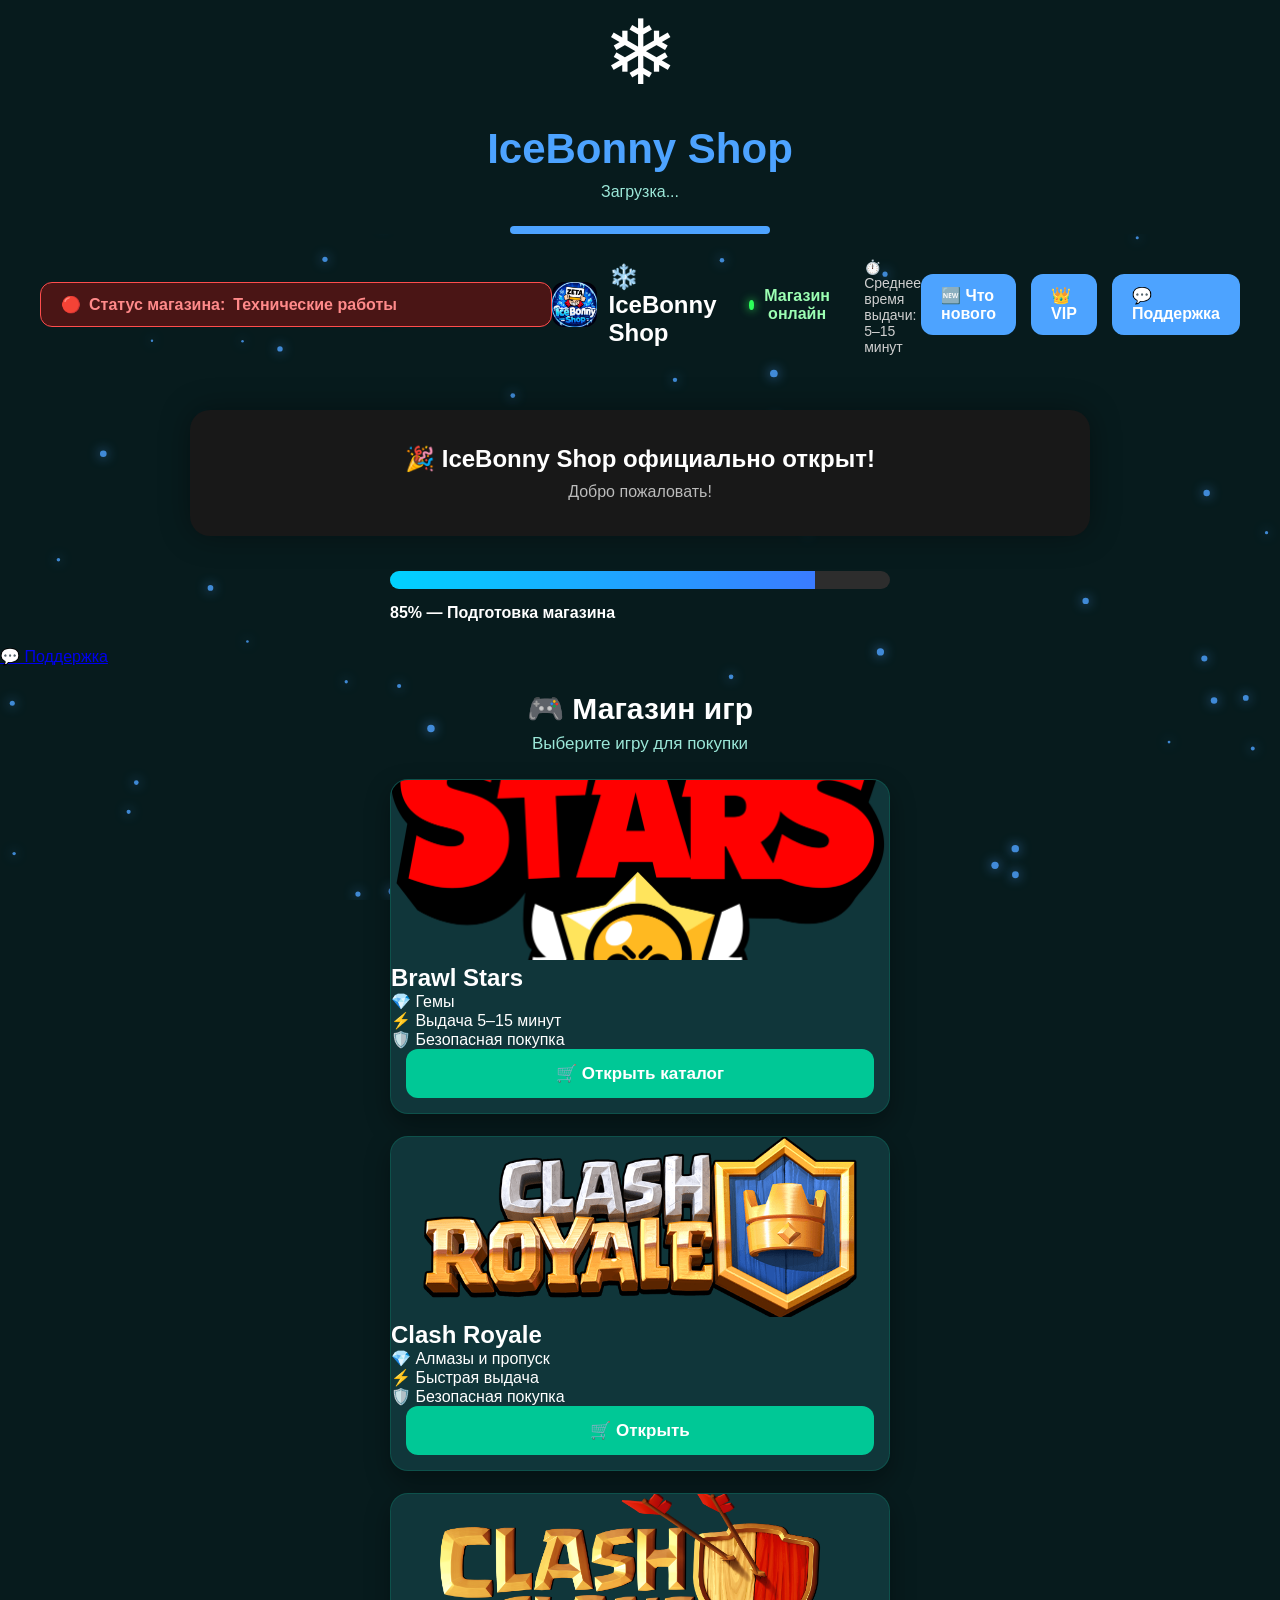
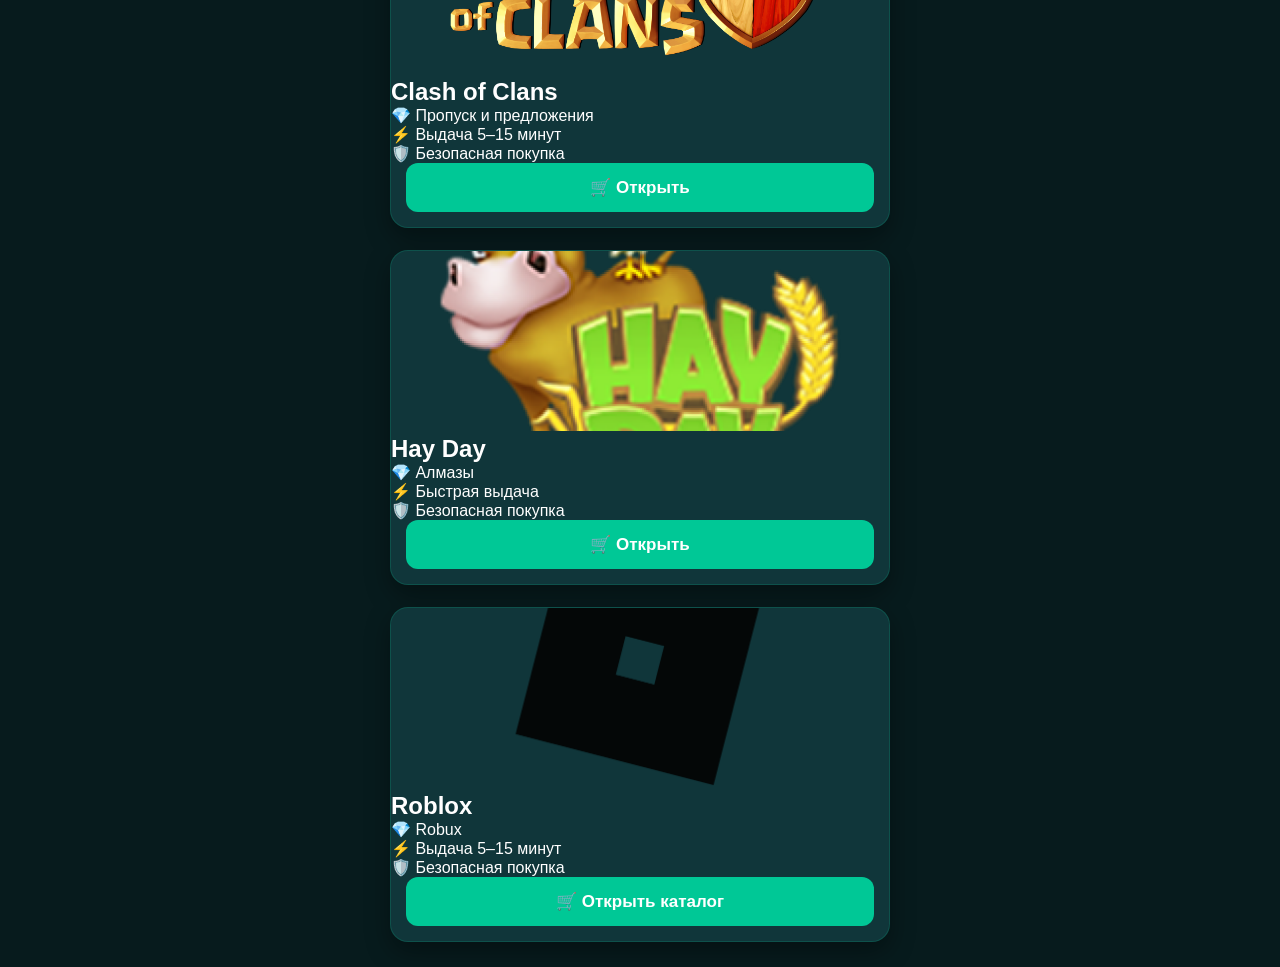
<file: index.html>
<!DOCTYPE html>
<html lang="ru">
<head>
<meta charset="UTF-8">
<meta name="viewport" content="width=device-width, initial-scale=1.0">
<title>IceBonny Shop</title>

<link rel="stylesheet" href="style.css">

</head>

<body>
    <div id="loader">
    <div class="loader-logo">❄</div>
    <h1>IceBonny Shop</h1>
    <p>Загрузка...</p>

    <div class="loader-bar">
        <div class="loader-progress"></div>
    </div>
</div>

<canvas id="particles"></canvas>

<header>
<div class="shop-status offline">
    🔴 <b>Статус магазина:</b> Технические работы
</div>
    
<div class="logo">

    <img src="images/logo.png" alt="Logo">

    <h2>❄️ IceBonny Shop</h2>

    <div class="shop-status">
    <span class="online-dot"></span>
    <span>Магазин онлайн</span>
</div>

<p class="shop-time">⏱️ Среднее время выдачи: 5–15 минут</p>

</div>
<div class="header-buttons">

    <a href="news.html" class="header-btn">
        🆕 Что нового
    </a>

    <a href="vip.html" class="header-btn">
        👑 VIP
    </a>

    <a href="https://t.me/IceBonnyShop" target="_blank" class="header-btn">
        💬 Поддержка
    </a>

</div>


</header>

<!-- ВСТАВИТЬ ЗДЕСЬ -->

<section class="beta-launch">

    <span class="beta-badge">🚀 BETA</span>

    <h2>Официальное открытие IceBonny Shop</h2>

    <p>Мы заканчиваем последние приготовления. До открытия осталось:</p>

    <div id="countdown">

        <div class="time-box">
            <span id="days">00</span>
            <small>Дней</small>
        </div>

        <div class="time-box">
            <span id="hours">00</span>
            <small>Часов</small>
        </div>

        <div class="time-box">
            <span id="minutes">00</span>
            <small>Минут</small>
        </div>

        <div class="time-box">
            <span id="seconds">00</span>
            <small>Секунд</small>
        </div>

    </div>

</section>

<div class="container">

    <div class="progress">

        <div class="progress-fill" id="progressFill"></div>

    </div>

    <p class="progress-text">
        <span id="percent">85</span>% — Подготовка магазина
    </p>

</section>

</div>

<a href="https://t.me/IceBonny_Support" target="_blank" class="support-btn">
    💬 Поддержка
</a>

</header>

<div class="container">

<div class="welcome">

<h1>🎮 Магазин игр</h1>

<p>Выберите игру для покупки</p>

</div>

<!-- Brawl Stars -->

<div class="card">

<img src="images/brawl.jpg" alt="Brawl Stars">

<div class="info">

<h2>Brawl Stars</h2>

<p>💎 Гемы</p>

<p>⚡ Выдача 5–15 минут</p>

<p>🛡️ Безопасная покупка</p>

<button onclick="location.href='brawlstars.html'">
🛒 Открыть каталог
</button>

</div>

</div>

<!-- Clash Royale -->

<div class="card">

<img src="images/clashroyale.jpg" alt="Clash Royale">

<div class="info">

<h2>Clash Royale</h2>

<p>💎 Алмазы и пропуск</p>

<p>⚡ Быстрая выдача</p>

<p>🛡️ Безопасная покупка</p>

<button>
🛒 Открыть
</button>

</div>

</div>

<!-- Clash of Clans -->

<div class="card">

<img src="images/clashofclans.jpg" alt="Clash of Clans">

<div class="info">

<h2>Clash of Clans</h2>

<p>💎 Пропуск и предложения</p>

<p>⚡ Выдача 5–15 минут</p>

<p>🛡️ Безопасная покупка</p>

<button>
🛒 Открыть
</button>

</div>

</div>
<!-- Hay Day -->

<div class="card">

<img src="images/hayday.jpg" alt="Hay Day">

<div class="info">

<h2>Hay Day</h2>

<p>💎 Алмазы</p>

<p>⚡ Быстрая выдача</p>

<p>🛡️ Безопасная покупка</p>

<button>
🛒 Открыть
</button>

</div>

</div>

<!-- Roblox -->

<div class="card">

<img src="images/roblox.jpg" alt="Roblox">

<div class="info">

<h2>Roblox</h2>

<p>💎 Robux</p>

<p>⚡ Выдача 5–15 минут</p>

<p>🛡️ Безопасная покупка</p>

<button onclick="location.href='roblox.html'">
🛒 Открыть каталог
</button>

</div>

</div>

</div>

<script src="script.js"></script>

</body>
</html>
</file>
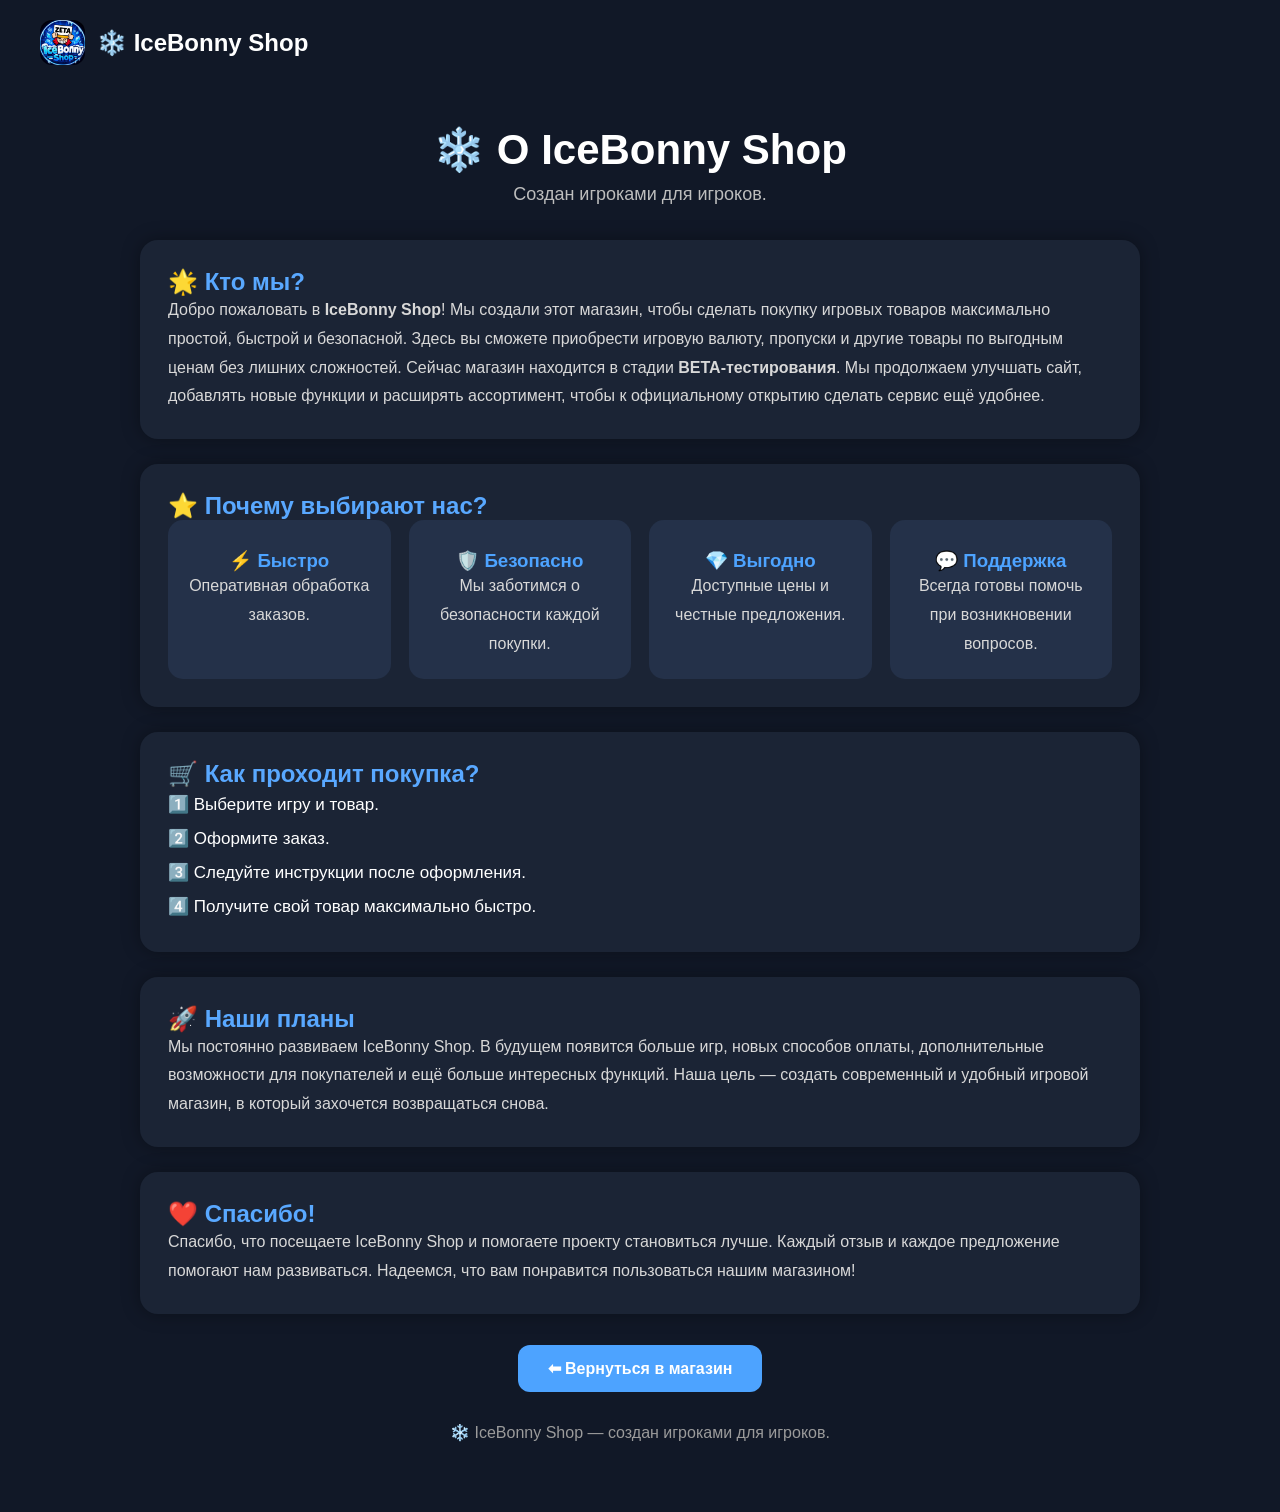
<file: about.html>
<!DOCTYPE html>
<html lang="ru">
<head>

<meta charset="UTF-8">
<meta name="viewport" content="width=device-width, initial-scale=1.0">

<title>О нас • IceBonny Shop</title>

<link rel="stylesheet" href="style.css">

<style>

body{
    margin:0;
    font-family:Arial,Helvetica,sans-serif;
    background:#111827;
    color:white;
}

.about-container{
    width:90%;
    max-width:1000px;
    margin:40px auto;
}

.about-title{
    text-align:center;
    margin-bottom:35px;
}

.about-title h1{
    font-size:42px;
    margin-bottom:10px;
}

.about-title p{
    color:#bdbdbd;
    font-size:18px;
}

.about-card{

    background:#1b2435;

    border-radius:18px;

    padding:28px;

    margin-bottom:25px;

    box-shadow:0 0 18px rgba(0,0,0,.35);

}

.about-card h2{

    margin-top:0;

    color:#59a8ff;

}

.about-card p{

    line-height:1.8;

    color:#d8d8d8;

}

.features{

    display:grid;

    grid-template-columns:repeat(auto-fit,minmax(220px,1fr));

    gap:18px;

}

.feature{

    background:#243149;

    border-radius:15px;

    padding:20px;

    text-align:center;

}

.feature h3{

    margin-top:10px;

    color:#4da3ff;

}

.steps{

    line-height:2;

    font-size:17px;

}

.back{

    text-align:center;

    margin:45px 0;

}

.back a{

    background:#4da3ff;

    color:white;

    text-decoration:none;

    padding:15px 30px;

    border-radius:12px;

    font-weight:bold;

    transition:.3s;

}

.back a:hover{

    background:#2d8cff;

}

.footer{

    text-align:center;

    color:#9b9b9b;

    margin-top:35px;

    padding-bottom:30px;

}

</style>

</head>

<body>

<header>

<div class="logo">

<img src="images/logo.png" alt="Logo">

<h2>❄️ IceBonny Shop</h2>

</div>

</header>

<div class="about-container">

<div class="about-title">

<h1>❄️ О IceBonny Shop</h1>

<p>Создан игроками для игроков.</p>

</div>

<div class="about-card">

<h2>🌟 Кто мы?</h2>

<p>

Добро пожаловать в <b>IceBonny Shop</b>!

Мы создали этот магазин, чтобы сделать покупку игровых товаров максимально простой, быстрой и безопасной.

Здесь вы сможете приобрести игровую валюту, пропуски и другие товары по выгодным ценам без лишних сложностей.

Сейчас магазин находится в стадии <b>BETA-тестирования</b>. Мы продолжаем улучшать сайт, добавлять новые функции и расширять ассортимент, чтобы к официальному открытию сделать сервис ещё удобнее.

</p>

</div>

<div class="about-card">

<h2>⭐ Почему выбирают нас?</h2>

<div class="features">

<div class="feature">

<h3>⚡ Быстро</h3>

<p>Оперативная обработка заказов.</p>

</div>

<div class="feature">

<h3>🛡️ Безопасно</h3>

<p>Мы заботимся о безопасности каждой покупки.</p>

</div>

<div class="feature">

<h3>💎 Выгодно</h3>

<p>Доступные цены и честные предложения.</p>

</div>

<div class="feature">

<h3>💬 Поддержка</h3>

<p>Всегда готовы помочь при возникновении вопросов.</p>

</div>

</div>

</div>

<div class="about-card">

<h2>🛒 Как проходит покупка?</h2>

<div class="steps">

1️⃣ Выберите игру и товар.<br>

2️⃣ Оформите заказ.<br>

3️⃣ Следуйте инструкции после оформления.<br>

4️⃣ Получите свой товар максимально быстро.

</div>

</div>

<div class="about-card">

<h2>🚀 Наши планы</h2>

<p>

Мы постоянно развиваем IceBonny Shop.

В будущем появится больше игр, новых способов оплаты, дополнительные возможности для покупателей и ещё больше интересных функций.

Наша цель — создать современный и удобный игровой магазин, в который захочется возвращаться снова.

</p>

</div>

<div class="about-card">

<h2>❤️ Спасибо!</h2>

<p>

Спасибо, что посещаете IceBonny Shop и помогаете проекту становиться лучше.

Каждый отзыв и каждое предложение помогают нам развиваться.

Надеемся, что вам понравится пользоваться нашим магазином!

</p>

</div>

<div class="back">

<a href="index.html">⬅ Вернуться в магазин</a>

</div>

<div class="footer">

❄️ IceBonny Shop — создан игроками для игроков.

</div>

</div>

</body>
</html>
</file>
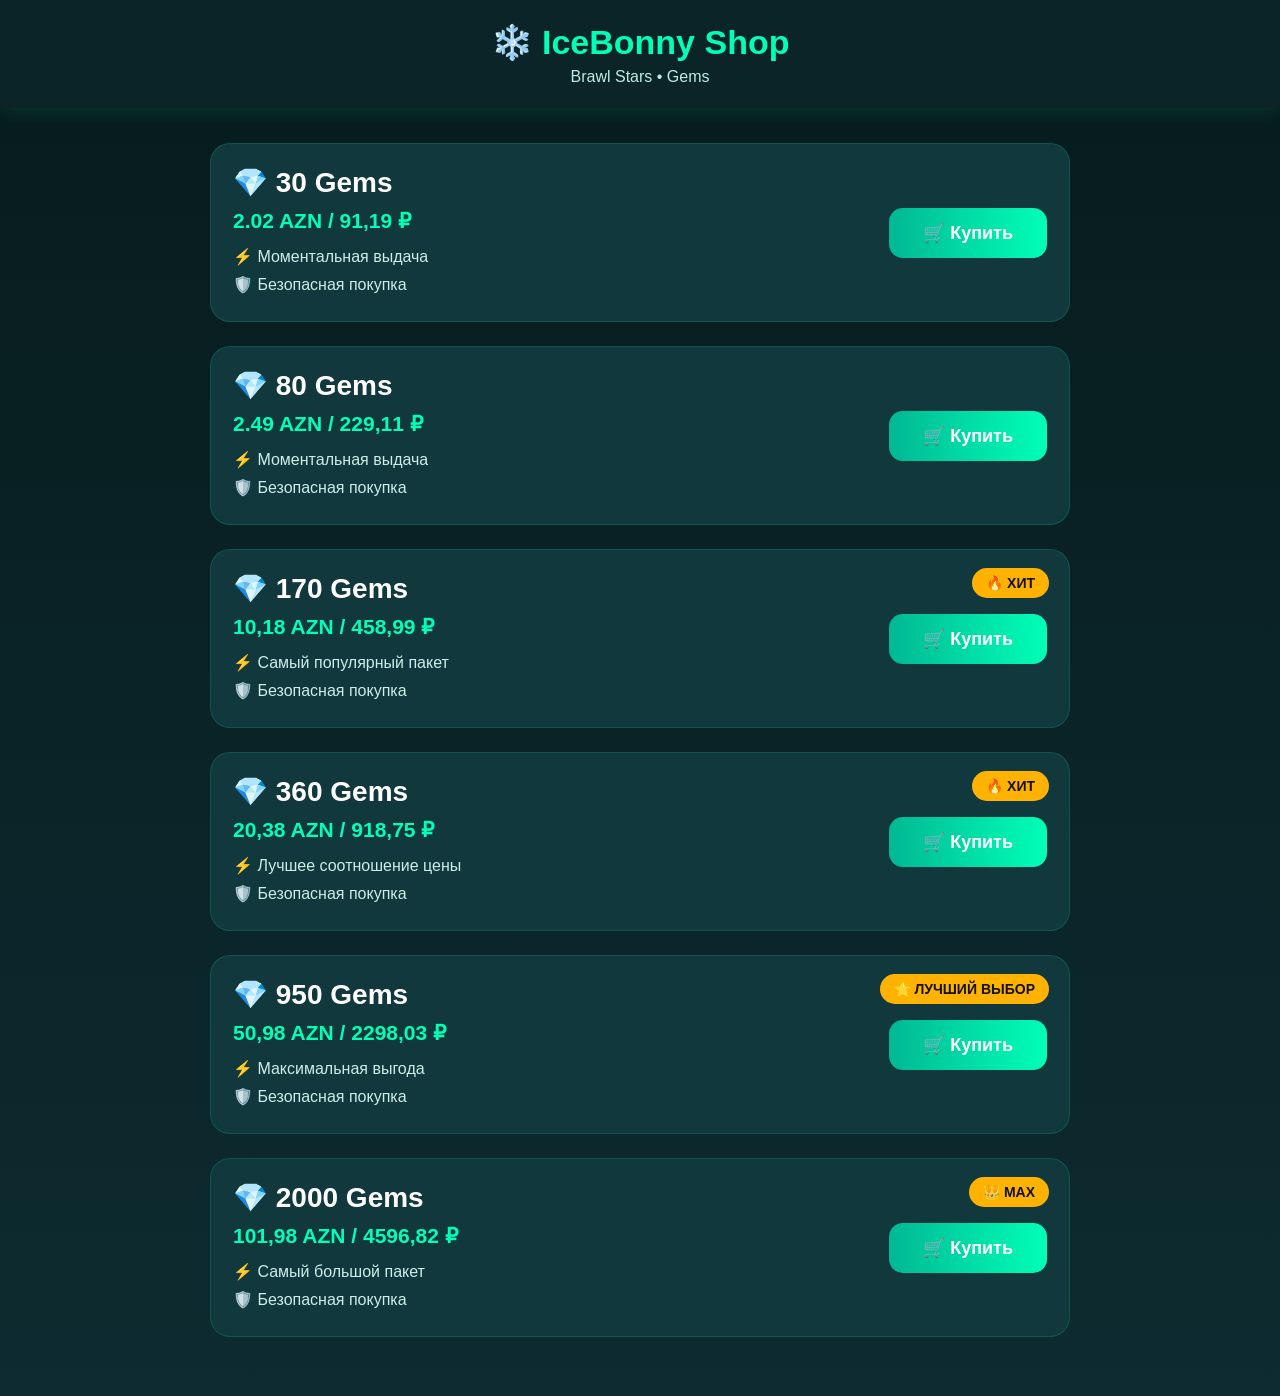
<file: brawlstars.html>
<!DOCTYPE html>
<html lang="ru">
<head>
<meta charset="UTF-8">
<meta name="viewport" content="width=device-width, initial-scale=1.0">

<title>IceBonny Shop | Brawl Stars</title>

<style>

*{
margin:0;
padding:0;
box-sizing:border-box;
font-family:Arial,sans-serif;
}

body{
background:linear-gradient(180deg,#071b1d,#0d2b30);
color:white;
}

header{
position:sticky;
top:0;
padding:22px;
background:#0a2427;
box-shadow:0 0 20px rgba(0,255,170,.15);
text-align:center;
z-index:100;
}

header h1{
color:#00ffb7;
font-size:34px;
}

header p{
margin-top:6px;
color:#bcece1;
}

.container{
max-width:900px;
margin:auto;
padding:35px 20px;
}

.item{
position:relative;
display:flex;
justify-content:space-between;
align-items:center;
background:#11383d;
border:1px solid rgba(0,255,170,.15);
border-radius:20px;
padding:22px;
margin-bottom:24px;
transition:.35s;
overflow:hidden;
}

.item:hover{
transform:translateY(-8px) scale(1.02);
box-shadow:
0 0 25px rgba(0,255,170,.25),
0 15px 35px rgba(0,0,0,.35);
}

.info h2{
font-size:28px;
margin-bottom:10px;
}

.price{
font-size:21px;
font-weight:bold;
color:#00ffb7;
margin-bottom:10px;
}

.desc{
color:#cceee7;
line-height:28px;
}

.buy{
padding:14px 34px;
border:none;
border-radius:14px;
background:linear-gradient(90deg,#00b894,#00ffb7);
color:white;
font-size:18px;
font-weight:bold;
cursor:pointer;
transition:.3s;
}

.buy:hover{
transform:scale(1.06);
box-shadow:0 0 25px rgba(0,255,170,.5);
}

.hit{
position:absolute;
right:20px;
top:18px;
background:#ffb300;
color:#111;
padding:7px 14px;
border-radius:30px;
font-weight:bold;
font-size:14px;
}

</style>

</head>

<body>

<header>

<h1>❄️ IceBonny Shop</h1>

<p>Brawl Stars • Gems</p>

</header>

<div class="container">
    <div class="item">
<div class="info">
<h2>💎 30 Gems</h2>
<div class="price">2.02 AZN / 91,19 ₽</div>
<div class="desc">
⚡ Моментальная выдача<br>
🛡️ Безопасная покупка
</div>
</div>
<button class="buy">🛒 Купить</button>
</div>

<div class="item">
<div class="info">
<h2>💎 80 Gems</h2>
<div class="price">2.49 AZN / 229,11 ₽</div>
<div class="desc">
⚡ Моментальная выдача<br>
🛡️ Безопасная покупка
</div>
</div>
<button class="buy">🛒 Купить</button>
</div>

<div class="item">
<span class="hit">🔥 ХИТ</span>
<div class="info">
<h2>💎 170 Gems</h2>
<div class="price">10,18 AZN / 458,99 ₽</div>
<div class="desc">
⚡ Самый популярный пакет<br>
🛡️ Безопасная покупка
</div>
</div>
<button class="buy">🛒 Купить</button>
</div>

<div class="item">
<span class="hit">🔥 ХИТ</span>
<div class="info">
<h2>💎 360 Gems</h2>
<div class="price">20,38 AZN / 918,75 ₽</div>
<div class="desc">
⚡ Лучшее соотношение цены<br>
🛡️ Безопасная покупка
</div>
</div>
<button class="buy">🛒 Купить</button>
</div>

<div class="item">
<span class="hit">⭐ ЛУЧШИЙ ВЫБОР</span>
<div class="info">
<h2>💎 950 Gems</h2>
<div class="price">50,98 AZN / 2298,03 ₽</div>
<div class="desc">
⚡ Максимальная выгода<br>
🛡️ Безопасная покупка
</div>
</div>
<button class="buy">🛒 Купить</button>
</div>

<div class="item">
<span class="hit">👑 MAX</span>
<div class="info">
<h2>💎 2000 Gems</h2>
<div class="price">101,98 AZN / 4596,82 ₽</div>
<div class="desc">
⚡ Самый большой пакет<br>
🛡️ Безопасная покупка
</div>
</div>
<button class="buy">🛒 Купить</button>
</div>

</div>

</body>
</html>
</file>
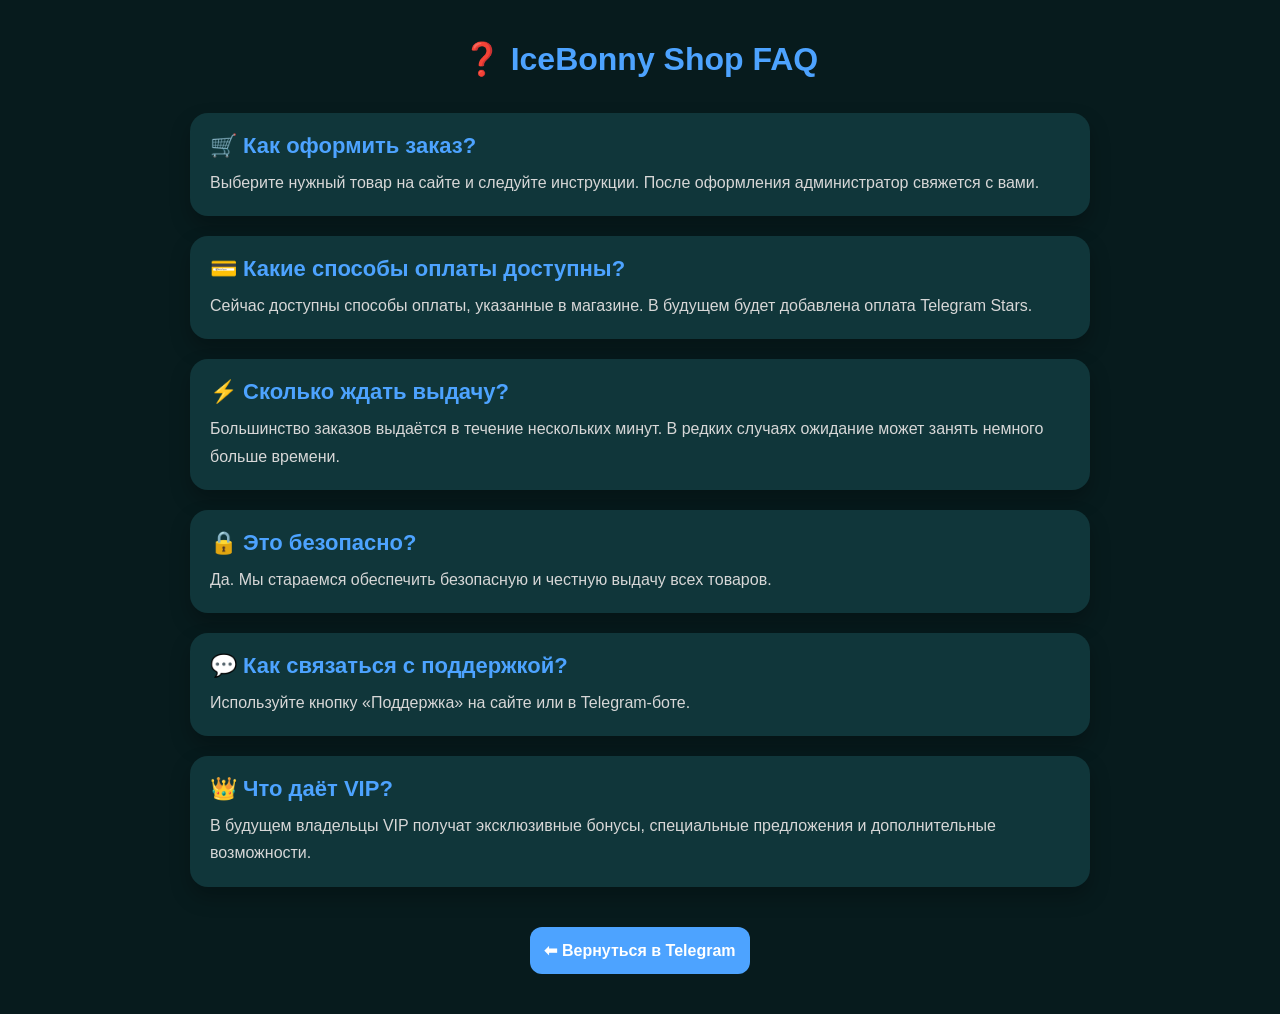
<file: faq.html>
<!DOCTYPE html>
<html lang="ru">
<head>

<meta charset="UTF-8">
<meta name="viewport" content="width=device-width, initial-scale=1.0">

<title>FAQ | IceBonny Shop</title>

<style>

*{
    margin:0;
    padding:0;
    box-sizing:border-box;
    font-family:Arial,sans-serif;
}

body{
    background:#071b1d;
    color:white;
}

.container{
    width:90%;
    max-width:900px;
    margin:40px auto;
}

h1{
    text-align:center;
    margin-bottom:35px;
    color:#4da3ff;
}

.faq-item{

    background:#10363a;

    border-radius:18px;

    padding:20px;

    margin-bottom:20px;

    box-shadow:0 10px 20px rgba(0,0,0,.25);

}

.question{

    color:#4da3ff;

    font-size:22px;

    font-weight:bold;

    margin-bottom:10px;

}

.answer{

    color:#d7d7d7;

    line-height:1.7;

}

.back{

    display:block;

    width:220px;

    margin:40px auto;

    text-align:center;

    text-decoration:none;

    background:#4da3ff;

    color:white;

    padding:14px;

    border-radius:12px;

    font-weight:bold;

    transition:.3s;

}

.back:hover{

    background:#2c8cff;

}

</style>

</head>

<body>

<div class="container">

<h1>❓ IceBonny Shop FAQ</h1>

<div class="faq-item">
<div class="question">🛒 Как оформить заказ?</div>
<div class="answer">
Выберите нужный товар на сайте и следуйте инструкции. После оформления администратор свяжется с вами.
</div>
</div>

<div class="faq-item">
<div class="question">💳 Какие способы оплаты доступны?</div>
<div class="answer">
Сейчас доступны способы оплаты, указанные в магазине. В будущем будет добавлена оплата Telegram Stars.
</div>
</div>

<div class="faq-item">
<div class="question">⚡ Сколько ждать выдачу?</div>
<div class="answer">
Большинство заказов выдаётся в течение нескольких минут. В редких случаях ожидание может занять немного больше времени.
</div>
</div>

<div class="faq-item">
<div class="question">🔒 Это безопасно?</div>
<div class="answer">
Да. Мы стараемся обеспечить безопасную и честную выдачу всех товаров.
</div>
</div>

<div class="faq-item">
<div class="question">💬 Как связаться с поддержкой?</div>
<div class="answer">
Используйте кнопку «Поддержка» на сайте или в Telegram-боте.
</div>
</div>

<div class="faq-item">
<div class="question">👑 Что даёт VIP?</div>
<div class="answer">
В будущем владельцы VIP получат эксклюзивные бонусы, специальные предложения и дополнительные возможности.
</div>
</div>

<a href="https://t.me/IceBonnyShop_bot" class="back">
⬅ Вернуться в Telegram
</a>

</div>

</body>
</html>
</file>
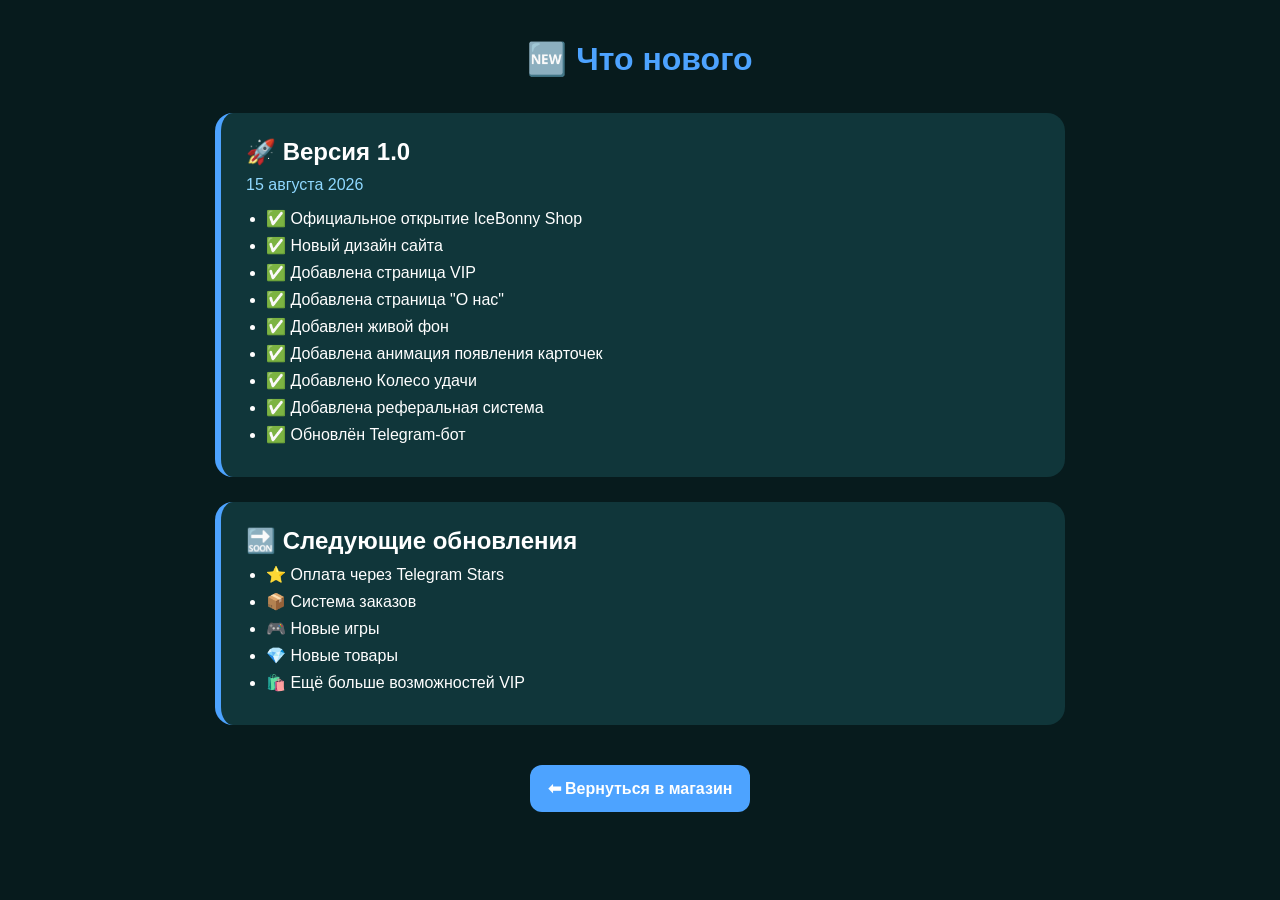
<file: news.html>
<!DOCTYPE html>
<html lang="ru">
<head>

<meta charset="UTF-8">
<meta name="viewport" content="width=device-width, initial-scale=1.0">

<title>Что нового | IceBonny Shop</title>

<style>

*{
    margin:0;
    padding:0;
    box-sizing:border-box;
    font-family:Arial,sans-serif;
}

body{

    background:#071b1d;
    color:white;
    padding:40px;

}

.container{

    max-width:850px;
    margin:auto;

}

h1{

    text-align:center;
    margin-bottom:35px;
    color:#4da3ff;

}

.update{

    background:#10363a;
    border-radius:18px;
    padding:25px;
    margin-bottom:25px;
    border-left:6px solid #4da3ff;

}

.version{

    font-size:24px;
    font-weight:bold;
    margin-bottom:10px;

}

.date{

    color:#8fd8ff;
    margin-bottom:15px;

}

ul{

    margin-left:20px;

}

li{

    margin-bottom:8px;

}

.back{

    display:block;
    width:220px;
    margin:40px auto 0;
    text-align:center;

    text-decoration:none;

    background:#4da3ff;

    color:white;

    padding:14px;

    border-radius:12px;

    font-weight:bold;

    transition:.3s;

}

.back:hover{

    background:#2b8dff;

}

</style>

</head>

<body>

<div class="container">

<h1>🆕 Что нового</h1>

<div class="update">

<div class="version">
🚀 Версия 1.0
</div>

<div class="date">
15 августа 2026
</div>

<ul>

<li>✅ Официальное открытие IceBonny Shop</li>

<li>✅ Новый дизайн сайта</li>

<li>✅ Добавлена страница VIP</li>

<li>✅ Добавлена страница "О нас"</li>

<li>✅ Добавлен живой фон</li>

<li>✅ Добавлена анимация появления карточек</li>

<li>✅ Добавлено Колесо удачи</li>

<li>✅ Добавлена реферальная система</li>

<li>✅ Обновлён Telegram-бот</li>

</ul>

</div>

<div class="update">

<div class="version">
🔜 Следующие обновления
</div>

<ul>

<li>⭐ Оплата через Telegram Stars</li>

<li>📦 Система заказов</li>

<li>🎮 Новые игры</li>

<li>💎 Новые товары</li>

<li>🛍️ Ещё больше возможностей VIP</li>

</ul>

</div>

<a href="index.html" class="back">
⬅ Вернуться в магазин
</a>

</div>

</body>
</html>
</file>
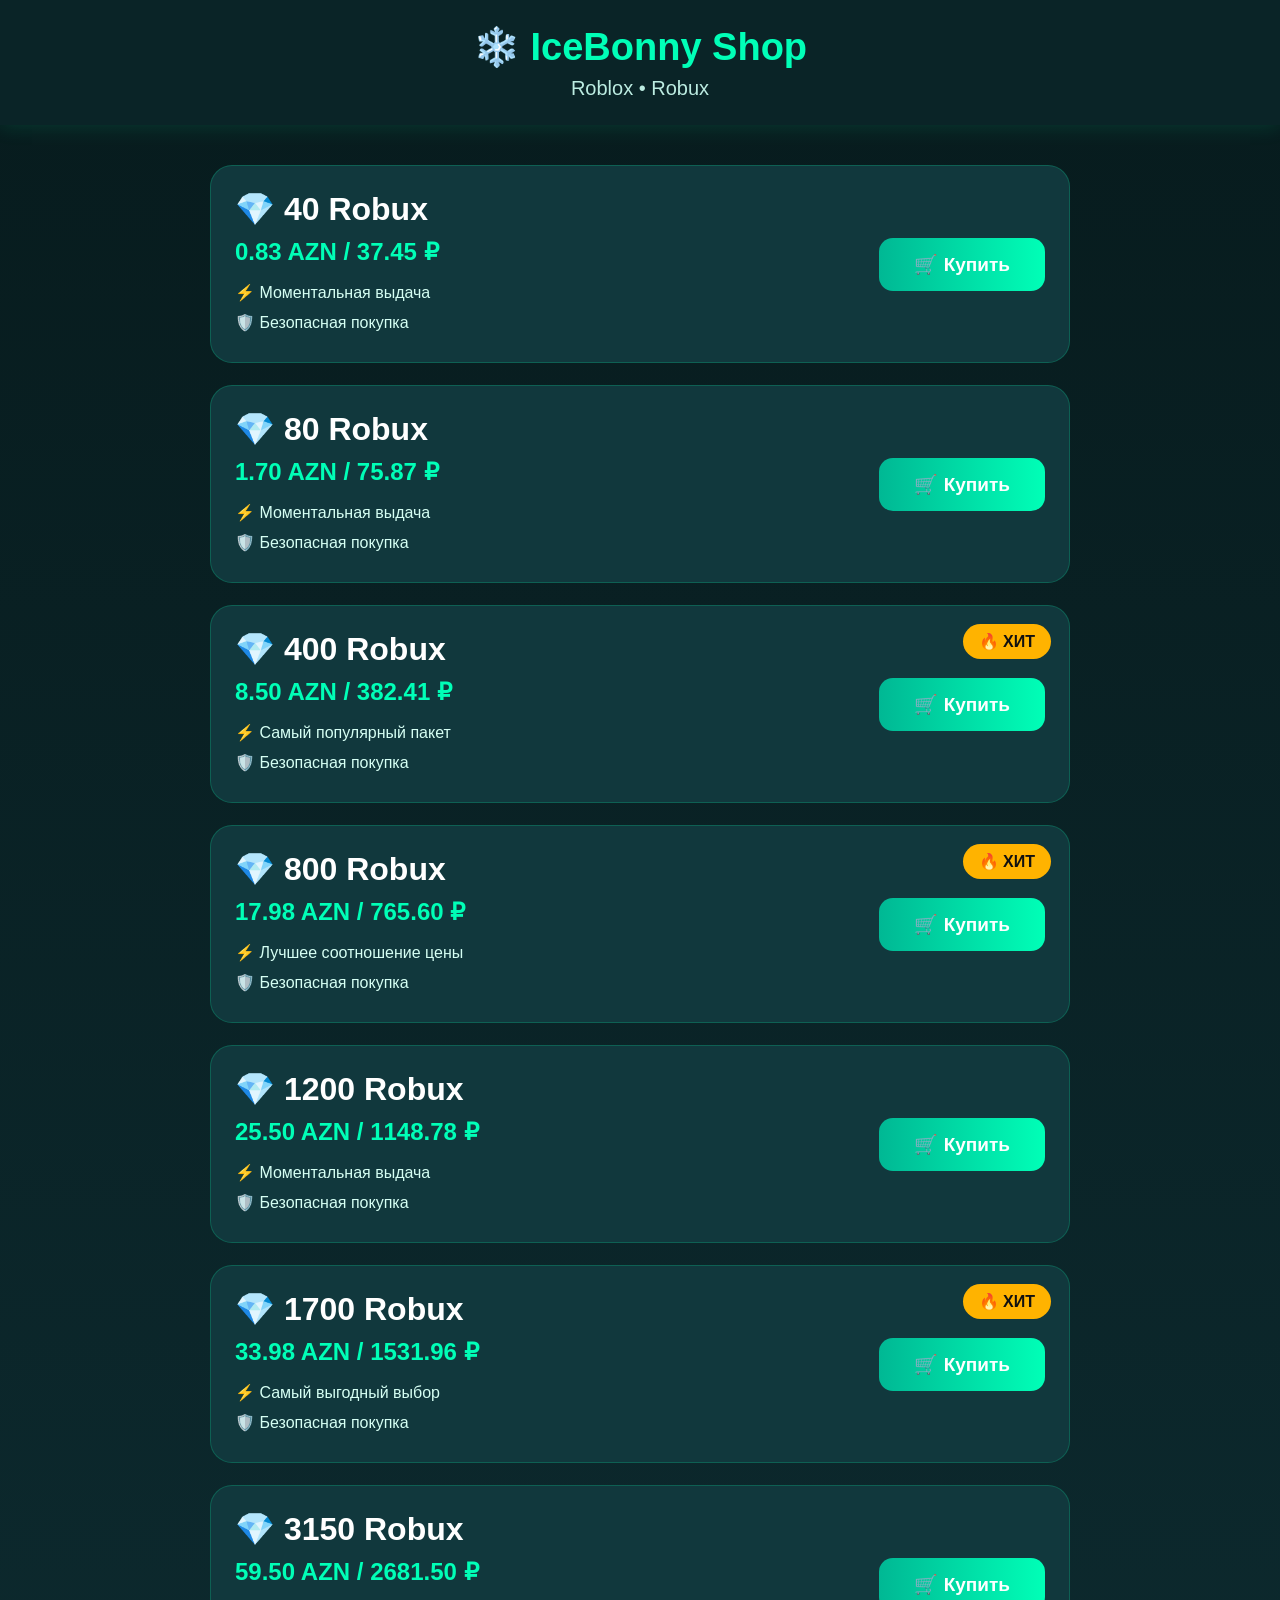
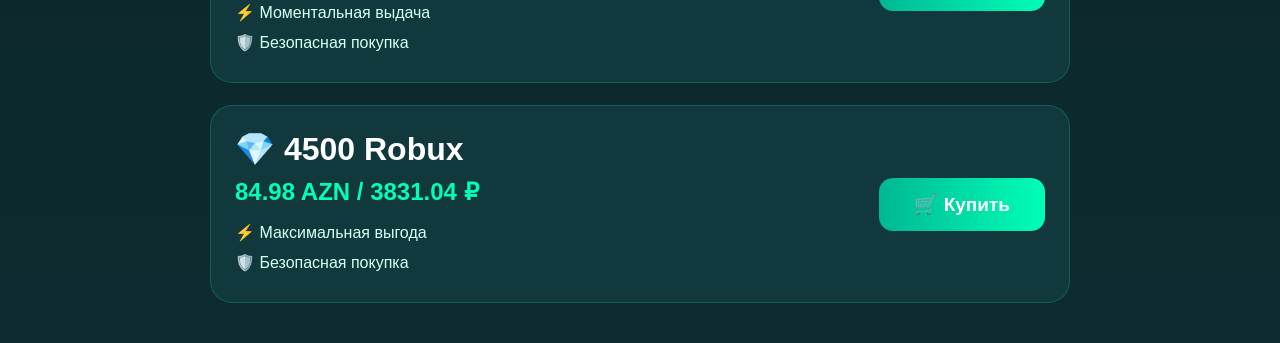
<file: roblox.html>
<!DOCTYPE html>
<html lang="ru">
<head>
<meta charset="UTF-8">
<meta name="viewport" content="width=device-width, initial-scale=1.0">
<title>IceBonny Shop | Roblox</title>

<style>
*{
    margin:0;
    padding:0;
    box-sizing:border-box;
    font-family:Arial,sans-serif;
}

body{
    background:linear-gradient(180deg,#071b1d,#0d2b30);
    color:#fff;
}

header{
    background:#0a2427;
    padding:25px;
    text-align:center;
    box-shadow:0 0 20px rgba(0,255,170,.15);
}

header h1{
    color:#00ffb7;
    font-size:38px;
}

header p{
    margin-top:8px;
    color:#bcece1;
    font-size:20px;
}

.container{
    max-width:900px;
    margin:40px auto;
    padding:0 20px;
}

.item{
    position:relative;
    display:flex;
    justify-content:space-between;
    align-items:center;
    background:#11383d;
    border:1px solid rgba(0,255,170,.2);
    border-radius:22px;
    padding:24px;
    margin-bottom:22px;
    transition:.3s;
}

.item:hover{
    transform:translateY(-5px);
    box-shadow:0 0 25px rgba(0,255,170,.25);
}

.info h2{
    font-size:32px;
    margin-bottom:10px;
}

.price{
    color:#00ffb7;
    font-size:24px;
    font-weight:bold;
    margin-bottom:12px;
}

.desc{
    color:#d6fff4;
    line-height:30px;
}

.buy{
    background:linear-gradient(90deg,#00b894,#00ffb7);
    color:#fff;
    border:none;
    border-radius:14px;
    padding:15px 35px;
    font-size:19px;
    font-weight:bold;
    cursor:pointer;
    transition:.3s;
}

.buy:hover{
    transform:scale(1.05);
}

.hit{
    position:absolute;
    top:18px;
    right:18px;
    background:#ffb300;
    color:#111;
    padding:8px 16px;
    border-radius:25px;
    font-weight:bold;
}
</style>

</head>
<body>

<header>
<h1>❄️ IceBonny Shop</h1>
<p>Roblox • Robux</p>
</header>

<div class="container">

<div class="item">
<div class="info">
<h2>💎 40 Robux</h2>
<div class="price">0.83 AZN / 37.45 ₽</div>
<div class="desc">
⚡ Моментальная выдача<br>
🛡️ Безопасная покупка
</div>
</div>

<button class="buy" onclick="window.open('https://telegram.me/IceBonnyShop_bot?start=robux40','_blank')">
🛒 Купить
</button>
</div>

<div class="item">
<div class="info">
<h2>💎 80 Robux</h2>
<div class="price">1.70 AZN / 75.87 ₽</div>
<div class="desc">
⚡ Моментальная выдача<br>
🛡️ Безопасная покупка
</div>
</div>

<button class="buy" onclick="window.open('https://telegram.me/IceBonnyShop_bot?start=robux80','_blank')">
🛒 Купить
</button>
</div>

<div class="item">
<span class="hit">🔥 ХИТ</span>

<div class="info">
<h2>💎 400 Robux</h2>
<div class="price">8.50 AZN / 382.41 ₽</div>
<div class="desc">
⚡ Самый популярный пакет<br>
🛡️ Безопасная покупка
</div>
</div>

<button class="buy" onclick="window.open('https://telegram.me/IceBonnyShop_bot?start=robux400','_blank')">
🛒 Купить
</button>
</div>

<div class="item">
<span class="hit">🔥 ХИТ</span>

<div class="info">
<h2>💎 800 Robux</h2>
<div class="price">17.98 AZN / 765.60 ₽</div>
<div class="desc">
⚡ Лучшее соотношение цены<br>
🛡️ Безопасная покупка
</div>
</div>

<button class="buy" onclick="window.open('https://telegram.me/IceBonnyShop_bot?start=robux800','_blank')">
🛒 Купить
</button>
</div>
<div class="item">

<div class="info">
<h2>💎 1200 Robux</h2>

<div class="price">25.50 AZN / 1148.78 ₽</div>

<div class="desc">
⚡ Моментальная выдача<br>
🛡️ Безопасная покупка
</div>

</div>

<button class="buy"
onclick="window.open('https://telegram.me/IceBonnyShop_bot?start=robux1200','_blank')">
🛒 Купить
</button>

</div>

<div class="item">

<span class="hit">🔥 ХИТ</span>

<div class="info">
<h2>💎 1700 Robux</h2>

<div class="price">33.98 AZN / 1531.96 ₽</div>

<div class="desc">
⚡ Самый выгодный выбор<br>
🛡️ Безопасная покупка
</div>

</div>

<button class="buy"
onclick="window.open('https://telegram.me/IceBonnyShop_bot?start=robux1700','_blank')">
🛒 Купить
</button>

</div>

<div class="item">

<div class="info">
<h2>💎 3150 Robux</h2>

<div class="price">59.50 AZN / 2681.50 ₽</div>

<div class="desc">
⚡ Моментальная выдача<br>
🛡️ Безопасная покупка
</div>

</div>

<button class="buy"
onclick="window.open('https://telegram.me/IceBonnyShop_bot?start=robux3150','_blank')">
🛒 Купить
</button>

</div>

<div class="item">

<div class="info">
<h2>💎 4500 Robux</h2>

<div class="price">84.98 AZN / 3831.04 ₽</div>

<div class="desc">
⚡ Максимальная выгода<br>
🛡️ Безопасная покупка
</div>

</div>

<button class="buy"
onclick="window.open('https://telegram.me/IceBonnyShop_bot?start=robux4500','_blank')">
🛒 Купить
</button>

</div>

</div>

</body>
</html>
</file>
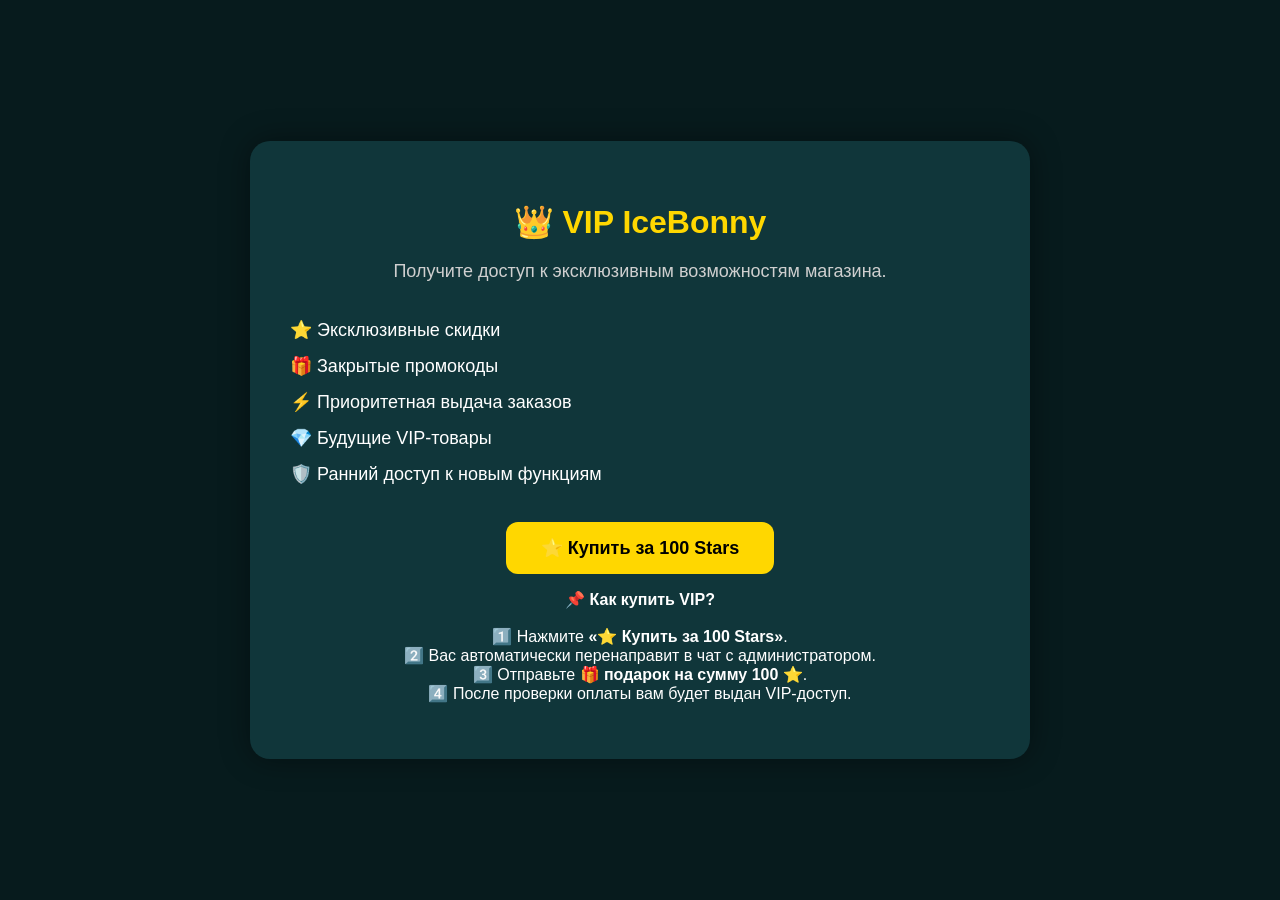
<file: vip.html>
<!DOCTYPE html>
<html lang="ru">
<head>

<meta charset="UTF-8">
<meta name="viewport" content="width=device-width, initial-scale=1.0">

<title>VIP | IceBonny Shop</title>

<style>

body{

    background:#071b1d;

    display:flex;

    justify-content:center;

    align-items:center;

    height:100vh;

    margin:0;

    font-family:Arial,sans-serif;

    color:white;

}

.box{

    max-width:700px;

    width:90%;

    text-align:center;

    background:#10363a;

    padding:40px;

    border-radius:20px;

    box-shadow:0 0 30px rgba(0,0,0,.4);

}

h1{

    color:#ffd700;

    margin-bottom:20px;

}

.subtitle{

    color:#cfcfcf;

    margin-bottom:30px;

    font-size:18px;

}

.features{

    text-align:left;

    margin-bottom:30px;

    line-height:2;

    font-size:18px;

}

.price{

    font-size:38px;

    color:#ffd700;

    font-weight:bold;

    margin-bottom:25px;

}

.buy-btn{

    display:inline-block;

    background:#ffd700;

    color:black;

    text-decoration:none;

    padding:15px 35px;

    border-radius:12px;

    font-size:18px;

    font-weight:bold;

    transition:.3s;

}

.buy-btn:hover{

    transform:scale(1.05);

}

button:hover{

    transform:scale(1.05);

}

#message{

    margin-top:25px;

    color:#9be7d8;

    font-size:18px;

}

</style>

</head>

<body>

<div class="box">

<h1>👑 VIP IceBonny</h1>

<p class="subtitle">
Получите доступ к эксклюзивным возможностям магазина.
</p>

<div class="features">

⭐ Эксклюзивные скидки<br>

🎁 Закрытые промокоды<br>

⚡ Приоритетная выдача заказов<br>

💎 Будущие VIP-товары<br>

🛡️ Ранний доступ к новым функциям

</div>

<div class="price">

</div>

<a href="https://t.me/HANDPTT" class="buy-btn">
⭐ Купить за 100 Stars
</a>
<p class="buy-info">
📌 <b>Как купить VIP?</b><br><br>

1️⃣ Нажмите <b>«⭐ Купить за 100 Stars»</b>.<br>

2️⃣ Вас автоматически перенаправит в чат с администратором.<br>

3️⃣ Отправьте 🎁 <b>подарок на сумму 100 ⭐</b>.<br>

4️⃣ После проверки оплаты вам будет выдан VIP-доступ.
</p>

</div>

</body>
</html>
</file>
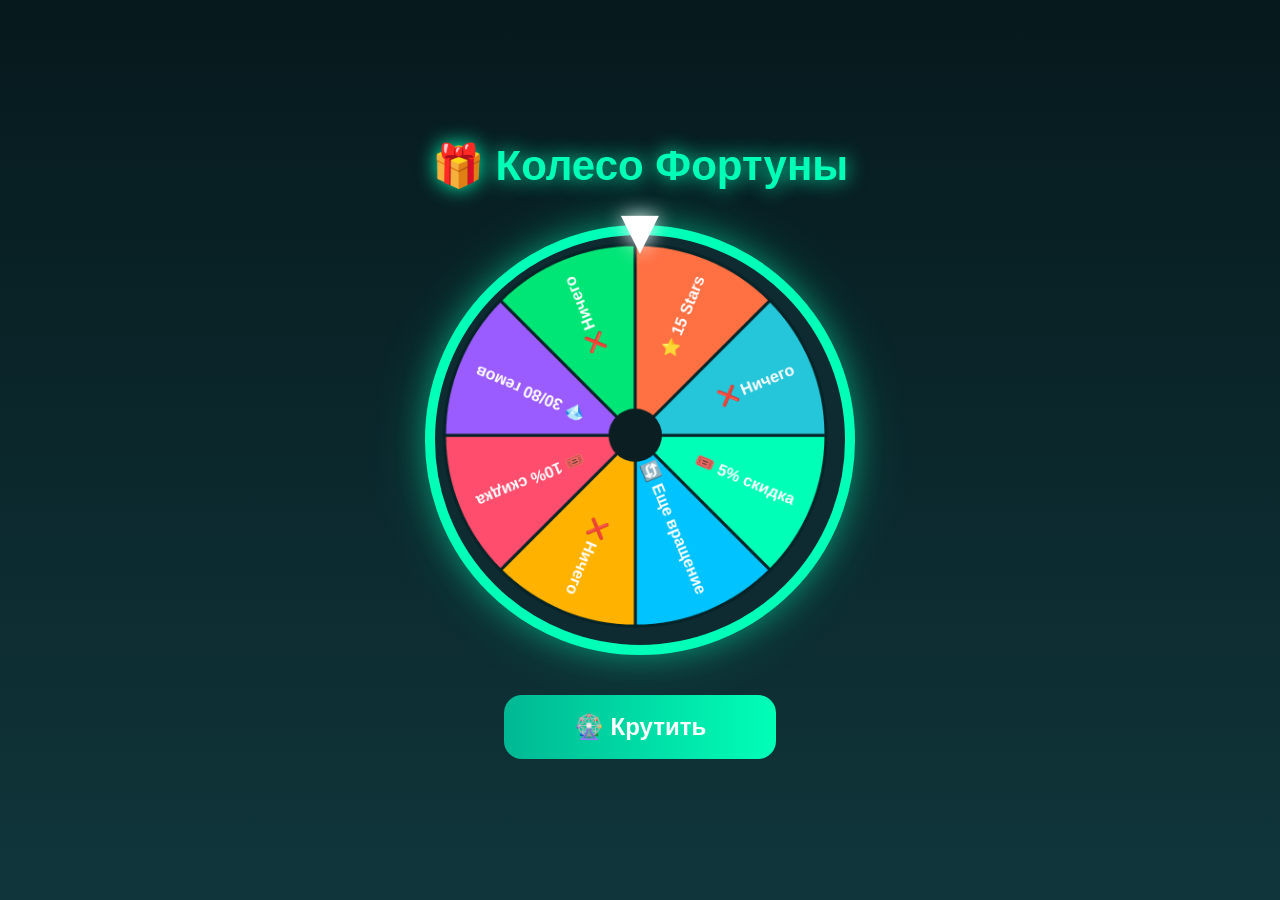
<file: wheel.html>
<!DOCTYPE html>
<html lang="ru">

<head>

<meta charset="UTF-8">
<meta name="viewport" content="width=device-width, initial-scale=1.0">

<title>IceBonny Shop | Колесо Фортуны</title>

<style>

*{
margin:0;
padding:0;
box-sizing:border-box;
font-family:Arial,sans-serif;
}

body{

background:
linear-gradient(180deg,#06191d,#10363b);

display:flex;

justify-content:center;

align-items:center;

height:100vh;

overflow:hidden;

color:white;

}

.container{

display:flex;

flex-direction:column;

align-items:center;

}

h1{

font-size:42px;

margin-bottom:35px;

color:#00ffb7;

text-shadow:0 0 20px #00ffb7;

}

.wheel-box{

position:relative;

width:430px;

height:430px;

}

.pointer{

position:absolute;

top:-32px;

left:50%;

transform:translateX(-50%);

font-size:65px;

z-index:5;

text-shadow:0 0 20px white;

}

canvas{

width:430px;

height:430px;

border-radius:50%;

border:10px solid #00ffb7;

background:#0d2b30;

box-shadow:
0 0 30px #00ffb766,
0 0 60px #00ffb733;

}

button{

margin-top:40px;

padding:18px 70px;

font-size:24px;

font-weight:bold;

border:none;

border-radius:18px;

cursor:pointer;

background:
linear-gradient(90deg,#00b894,#00ffb7);

color:white;

transition:.25s;

}

button:hover{

transform:scale(1.05);

}

</style>

</head>

<body>

<div class="container">

<h1>🎁 Колесо Фортуны</h1>

<div class="wheel-box">

<div class="pointer">▼</div>

<canvas
id="wheel"
width="430"
height="430">
</canvas>

</div>

<button id="spin">
🎡 Крутить
</button>
<div id="winBox" class="win-box">

    <div class="win-card">

        <h2>🎉 Поздравляем!</h2>

        <p id="winPrize">
            Ваш приз
        </p>

        <button id="claimPrize">
            🎁 Забрать приз
        </button>

    </div>

</div>

</div>

<style>

.win-box{

position:fixed;

inset:0;

display:none;

justify-content:center;

align-items:center;

background:rgba(0,0,0,.75);

z-index:999;

}

.win-card{

width:380px;

background:#10363b;

border:3px solid #00ffb7;

border-radius:22px;

padding:35px;

text-align:center;

box-shadow:0 0 40px rgba(0,255,183,.5);

animation:popup .35s ease;

}

.win-card h2{

color:#00ffb7;

font-size:34px;

margin-bottom:20px;

}

#winPrize{

font-size:25px;

font-weight:bold;

margin-bottom:30px;

}

#claimPrize{

margin-top:0;

width:100%;

}

@keyframes popup{

from{

opacity:0;

transform:scale(.7);

}

to{

opacity:1;

transform:scale(1);

}

}

</style>

<script src="wheel.js"></script>

</body>
</html>
</file>
<file: style.css>
*{
    margin:0;
    padding:0;
    box-sizing:border-box;
    font-family:Arial, sans-serif;
}

body{
    background:#071b1d;
    color:white;
}

header {
    display: flex;
    justify-content: space-between;
    align-items: center;

    padding: 20px 40px;
}

.logo {
    display: flex;
    align-items: center;
    gap: 12px;
}

.logo img{
    width:45px;
    height:45px;
    border-radius:12px;
}

.container{
    width:90%;
    max-width:500px;
    margin:25px auto;
}

.welcome{
    text-align:center;
    margin-bottom:25px;
}

.welcome h1{
    font-size:30px;
}

.welcome p{
    color:#9be7d8;
    margin-top:8px;
    font-size:17px;
}

/* ---------------- Карточки ---------------- */

.card{
    background:#10363a;
    border-radius:18px;
    overflow:hidden;
    margin-bottom:22px;

    border:1px solid rgba(0,230,176,.15);

    box-shadow:0 10px 25px rgba(0,0,0,.35);

    transition:all .35s ease;

    cursor:pointer;
}

.card:hover{

    transform:translateY(-10px) scale(1.03);

    box-shadow:
    0 20px 45px rgba(0,230,176,.30),
    0 0 30px rgba(0,230,176,.20);
}

.card img{

    width:100%;
    height:180px;

    object-fit:cover;

    transition:transform .35s ease;
}

.card:hover img{

    transform:scale(1.08);

}

.card h3{

    padding:16px;

    font-size:22px;

    text-align:center;
}

/* ---------------- Кнопка ---------------- */

.card button{

    width:calc(100% - 30px);

    margin:0 15px 15px;

    padding:14px;

    border:none;

    border-radius:12px;

    background:#00c896;

    color:white;

    font-size:17px;

    font-weight:bold;

    cursor:pointer;

    transition:all .30s ease;

}

.card button:hover{

    background:#00e6b0;

    transform:scale(1.05);

    box-shadow:0 0 25px rgba(0,230,176,.70);

}

.card button:active{

    transform:scale(.97);

}

/* ---------------- Полоса прокрутки ---------------- */

::-webkit-scrollbar{

    width:8px;

}

::-webkit-scrollbar-track{

    background:#071b1d;

}

::-webkit-scrollbar-thumb{

    background:#00c896;

    border-radius:20px;

}

::-webkit-scrollbar-thumb:hover{

    background:#00e6b0;

}

.beta-launch{
    width:90%;
    max-width:900px;
    margin:35px auto;
    background:#181818;
    border-radius:20px;
    padding:35px;
    text-align:center;
    box-shadow:0 0 30px rgba(0,0,0,.35);
}

.beta-badge{
    display:inline-block;
    padding:8px 18px;
    background:#ff9800;
    color:#fff;
    border-radius:50px;
    font-weight:bold;
    margin-bottom:15px;
}

.beta-launch h2{
    color:white;
    margin-bottom:10px;
}

.beta-launch p{
    color:#bbb;
}

#countdown{
    display:flex;
    justify-content:center;
    gap:20px;
    margin:30px 0;
    flex-wrap:wrap;
}

.time-box{
    width:110px;
    background:#242424;
    border-radius:15px;
    padding:18px;
}

.time-box span{
    font-size:38px;
    color:#4da3ff;
    font-weight:bold;
    display:block;
}

.time-box small{
    color:#ccc;
}

.progress{
    width:100%;
    height:18px;
    background:#2d2d2d;
    border-radius:30px;
    overflow:hidden;
    margin-top:25px;
}

.progress-fill{
    width:85%;
    height:100%;
    background:linear-gradient(90deg,#00d2ff,#3a7bff);
    transition:.5s;
}

.progress-text{
    margin-top:15px;
    color:white;
    font-weight:bold;
}

.header-buttons{

    display:flex;

    gap:15px;

}

.header-btn{

    text-decoration:none;

    color:white;

    background:#4da3ff;

    padding:12px 20px;

    border-radius:12px;

    font-weight:bold;

    transition:.3s;

}

.header-btn:hover{

    background:#2d8cff;

    transform:translateY(-2px);

}

.shop-status{
    display:flex;
    align-items:center;
    gap:8px;
    margin-top:8px;
    color:#9cffb3;
    font-weight:bold;
}

.online-dot{
    width:10px;
    height:10px;
    background:#2dff5a;
    border-radius:50%;
    box-shadow:0 0 10px #2dff5a;
    animation:pulse 1.5s infinite;
}

.shop-time{
    color:#cfcfcf;
    font-size:14px;
    margin-top:5px;
}

@keyframes pulse{
    0%{opacity:1;}
    50%{opacity:.4;}
    100%{opacity:1;}
}
.card{
    animation: cardAppear .7s ease forwards;
    opacity:0;
}

.card:nth-child(1){animation-delay:.1s;}
.card:nth-child(2){animation-delay:.2s;}
.card:nth-child(3){animation-delay:.3s;}
.card:nth-child(4){animation-delay:.4s;}
.card:nth-child(5){animation-delay:.5s;}

@keyframes cardAppear{
    from{
        opacity:0;
        transform:translateY(40px);
    }
    to{
        opacity:1;
        transform:translateY(0);
    }
}
/* ---------- Живой фон ---------- */

#particles{
    position:fixed;
    top:0;
    left:0;
    width:100vw;
    height:100vh;
    z-index:0;
    pointer-events:none;
}

body > *:not(#particles){
    position:relative;
    z-index:1;
}

body{
    overflow-x:hidden;
}
/* ===== Плавное появление карточек ===== */

.card{
    opacity:0;
    transform:translateY(40px);
    animation:cardAppear .7s ease forwards;
}

.card:nth-of-type(1){
    animation-delay:.1s;
}

.card:nth-of-type(2){
    animation-delay:.25s;
}

.card:nth-of-type(3){
    animation-delay:.4s;
}

.card:nth-of-type(4){
    animation-delay:.55s;
}

.card:nth-of-type(5){
    animation-delay:.7s;
}

@keyframes cardAppear{

    from{
        opacity:0;
        transform:translateY(40px);
    }

    to{
        opacity:1;
        transform:translateY(0);
    }

}

/* ---------- LOADER ---------- */

#loader{

    position:fixed;

    top:0;
    left:0;

    width:100%;
    height:100%;

    background:#071b1d;

    display:flex;

    flex-direction:column;

    justify-content:center;

    align-items:center;

    z-index:99999;

    transition:opacity .8s ease, visibility .8s;

}

#loader.hide{

    opacity:0;

    visibility:hidden;

}

.loader-logo{

    font-size:90px;

    animation:spin 2s linear infinite;

}

#loader h1{

    margin-top:20px;

    font-size:42px;

    color:#4da3ff;

}

#loader p{

    margin-top:10px;

    color:#9be7d8;

}

.loader-bar{

    width:260px;

    height:8px;

    background:#12353a;

    border-radius:20px;

    overflow:hidden;

    margin-top:25px;

}

.loader-progress{

    width:0%;

    height:100%;

    background:#4da3ff;

    animation:loading 2s forwards;

}

@keyframes loading{

    from{

        width:0%;

    }

    to{

        width:100%;

    }

}

@keyframes spin{

    from{

        transform:rotate(0deg);

    }

    to{

        transform:rotate(360deg);

    }

}
.shop-status{

    width:90%;
    max-width:1200px;

    margin:20px auto;

    padding:12px 20px;

    border-radius:12px;

    text-align:center;

    font-weight:bold;

    font-size:16px;

}

.shop-status.online{

    background:#103d22;

    color:#8dff9b;

    border:1px solid #29c45a;

}

.shop-status.warning{

    background:#4d430f;

    color:#ffd75c;

    border:1px solid #e0b000;

}

.shop-status.offline{

    background:#4a1515;

    color:#ff8a8a;

    border:1px solid #ff4d4d;

}
</file>
